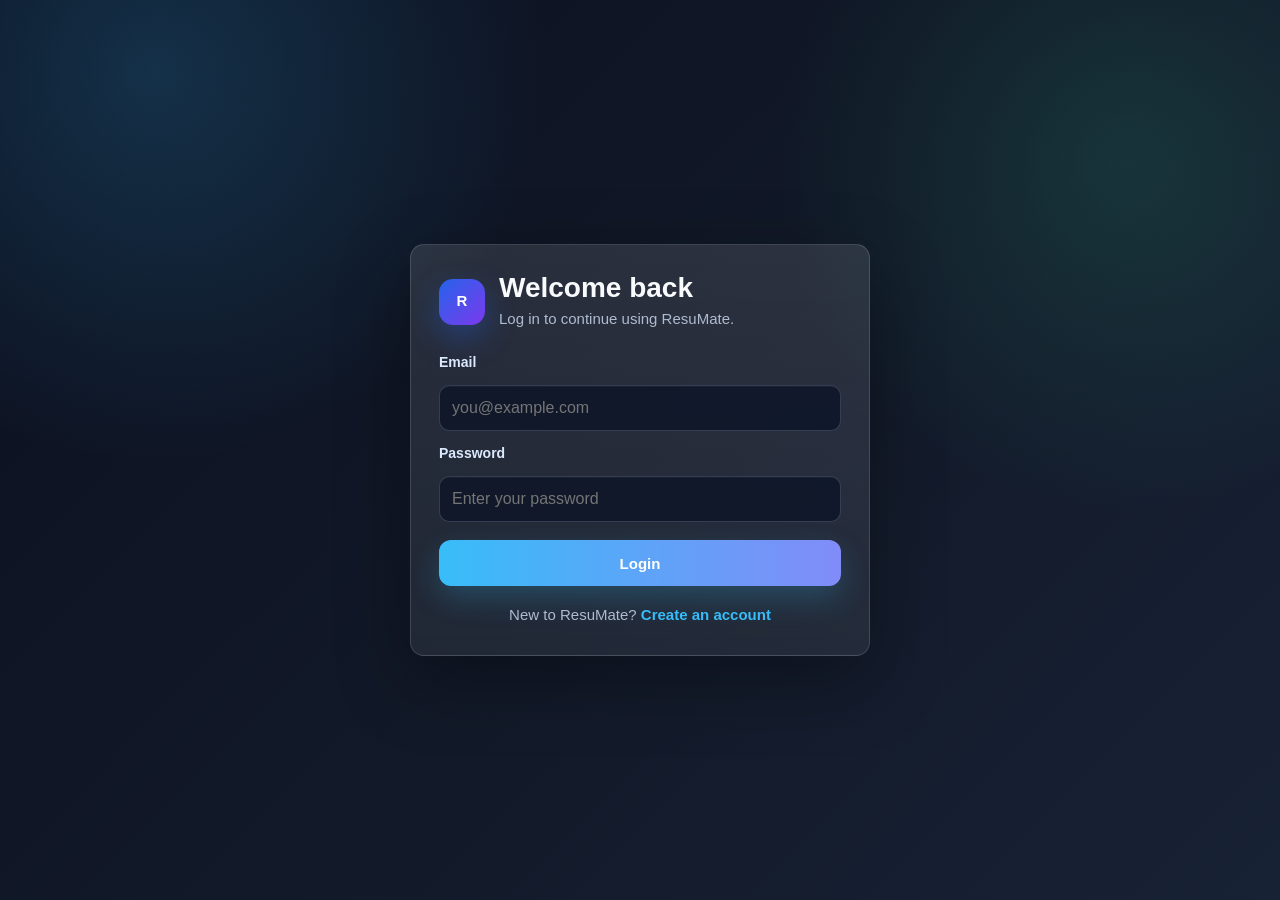
<file: Frontend/feedback.html>
<!DOCTYPE html>
<html>
<head>
<meta charset="UTF-8">
<title>Recruiter Review</title>
<link rel="stylesheet" href="style.css">
</head>

<body data-auth-required="true">

<div class="container">

<div class="page-auth-actions">
    <span data-auth-email></span>
    <button class="nav-logout" onclick="logout()">Logout</button>
</div>

<h1>👨‍💼 Recruiter Review</h1>

<div class="skill-box">
    <div id="feedbackContent"></div>
</div>

<a href="results.html" class="view-btn">
← Back to Dashboard
</a>

</div>

<script src="auth.js"></script>
<script>

const data =
JSON.parse(
localStorage.getItem("analysisData")
);

if (!data || !data.recruiterFeedback) {
    document.getElementById("feedbackContent").innerHTML =
    "<p>No recruiter review available. Please complete an analysis first.</p>";
} else {

const feedbackLines =
data.recruiterFeedback.split(". ");

let html = "<ul>";

feedbackLines.forEach(line => {
    if(line.trim() !== ""){
        html += `<li>${line}</li>`;
    }
});

html += "</ul>";

document.getElementById("feedbackContent").innerHTML =
html;

}

</script>

</body>
</html>
</file>
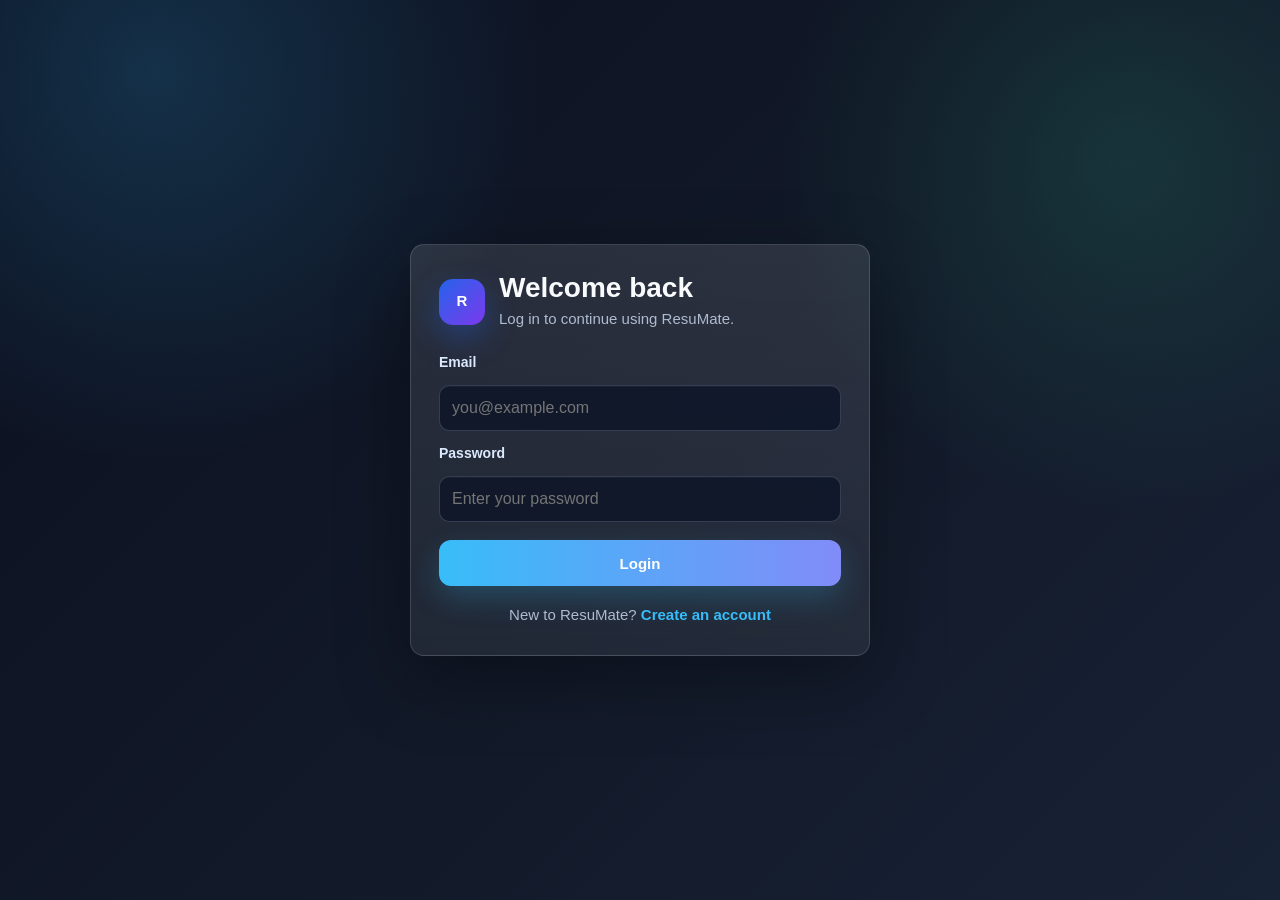
<file: Frontend/health.html>
<!DOCTYPE html>
<html>
<head>
<meta charset="UTF-8">
<title>Resume Health Report</title>
<link rel="stylesheet" href="style.css">
</head>

<body data-auth-required="true">

<div class="container">

<div class="page-auth-actions">
    <span data-auth-email></span>
    <button class="nav-logout" onclick="logout()">Logout</button>
</div>

<h1>📋 Resume Health Report</h1>

<div class="skill-box">
    <div id="healthContent"></div>
</div>

<a href="results.html" class="view-btn">
← Back to Dashboard
</a>

</div>

<script src="auth.js"></script>
<script>

const data =
JSON.parse(
localStorage.getItem("analysisData")
);

if (!data || !data.healthReport) {
    document.getElementById("healthContent").innerHTML =
    "<p>No health report available. Please complete an analysis first.</p>";
} else {

const healthItems =
data.healthReport.split("\n");

let html = "<ul>";

healthItems.forEach(item => {
    if(item.trim() !== ""){
        html += `<li>${item}</li>`;
    }
});

html += "</ul>";

document.getElementById("healthContent").innerHTML =
html;

}

</script>

</body>
</html>
</file>
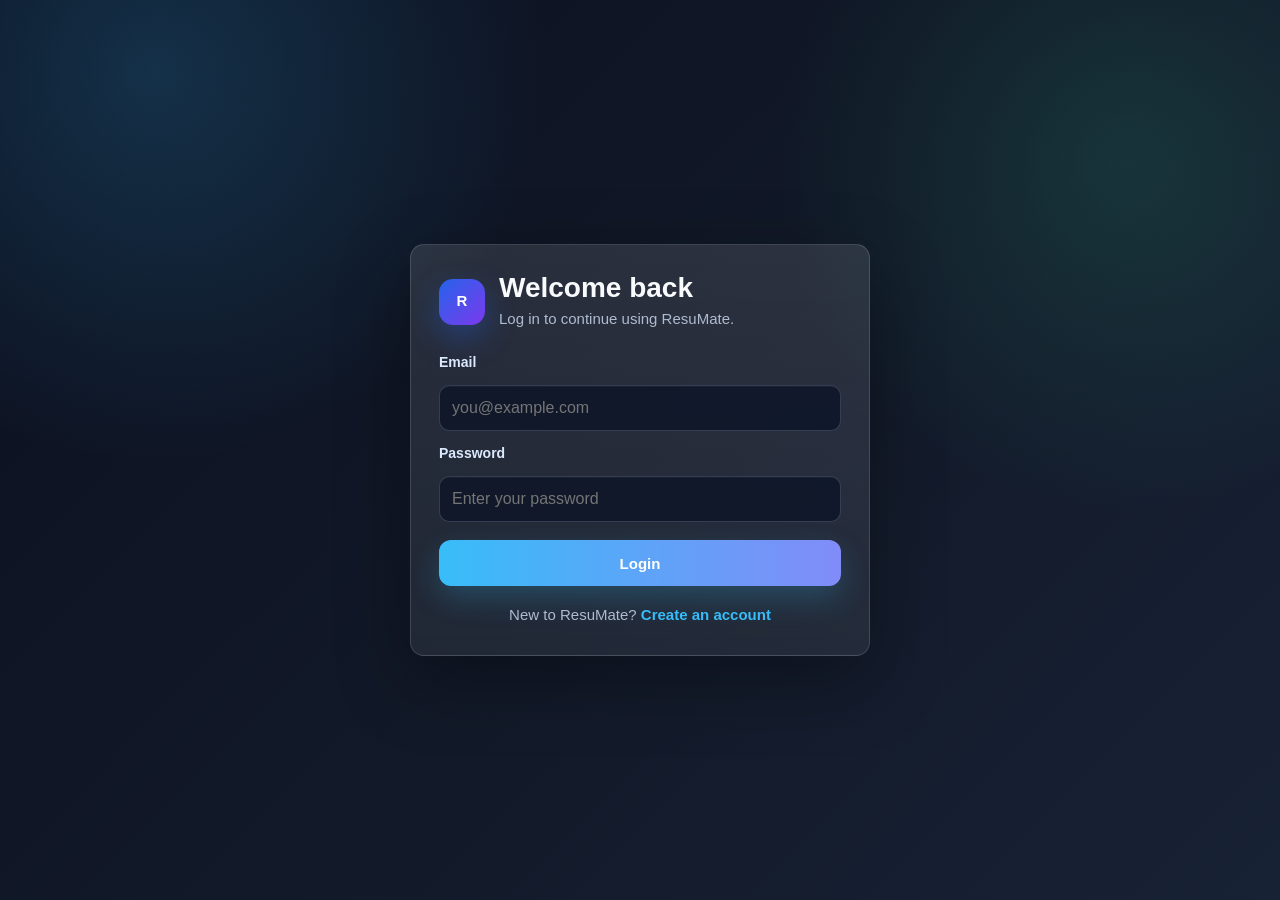
<file: Frontend/interview.html>
<!DOCTYPE html>
<html>
<head>
<meta charset="UTF-8">
<title>Mock Interview</title>
<link rel="stylesheet" href="style.css">
</head>

<body data-auth-required="true">

<div class="container">

    <div class="page-auth-actions">
        <span data-auth-email></span>
        <button class="nav-logout" onclick="logout()">Logout</button>
    </div>

    <h1>🎤 AI Mock Interview</h1>

    <div class="skill-box">

        <h3 id="questionNumber">
            Question 1 of 5
        </h3>

        <h3 id="timer">
             ⏳ 60s
        </h3>

        <p id="questionText">
            Loading...
        </p>

        <textarea
            id="answerBox"
            placeholder="Type your answer here..."
            rows="6">
        </textarea>

        <br><br>

        <button id="nextBtn">
            Next Question →
        </button>

    </div>

    <br>

    <a href="results.html" class="view-btn">
        ← Back to Dashboard
    </a>

</div>

<script src="auth.js"></script>
<script src="interview.js"></script>

</body>
</html>
</file>
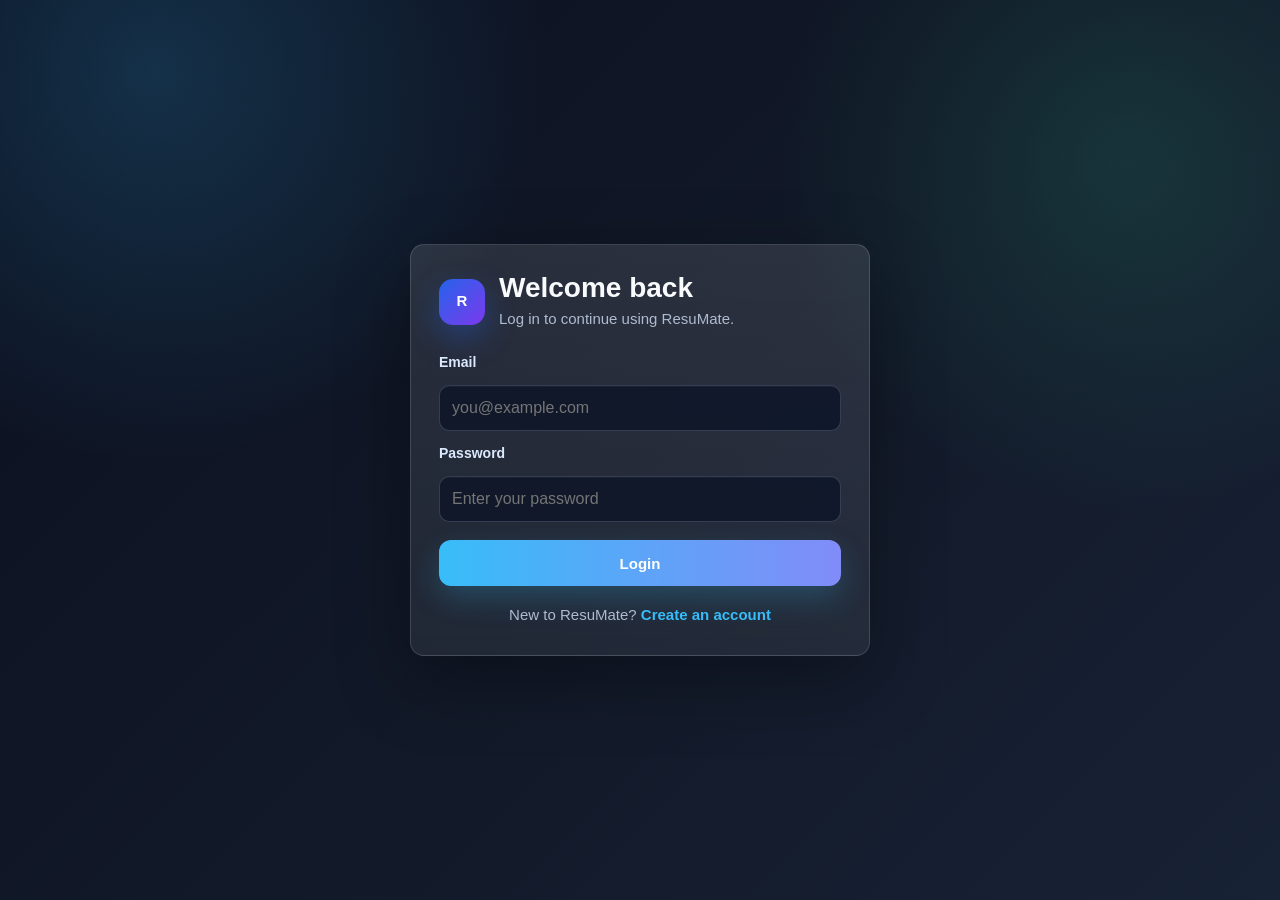
<file: Frontend/login.html>
<!DOCTYPE html>
<html lang="en">
<head>
<meta charset="UTF-8">
<meta name="viewport" content="width=device-width, initial-scale=1.0">
<title>Login - ResuMate</title>
<link rel="stylesheet" href="style.css">
</head>

<body class="auth-body" data-auth-page="true">

<main class="auth-shell">
    <section class="auth-panel">
        <div class="auth-brand">
            <div class="brand-mark">R</div>
            <div>
                <h1>Welcome back</h1>
                <p>Log in to continue using ResuMate.</p>
            </div>
        </div>

        <form id="loginForm" class="auth-form" novalidate>
            <div id="authMessage" class="auth-message" aria-live="polite"></div>

            <label for="email">Email</label>
            <input
                type="email"
                id="email"
                name="email"
                placeholder="you@example.com"
                autocomplete="email">

            <label for="password">Password</label>
            <input
                type="password"
                id="password"
                name="password"
                placeholder="Enter your password"
                autocomplete="current-password">

            <button type="submit">
                Login
            </button>
        </form>

        <p class="auth-switch">
            New to ResuMate?
            <a href="signup.html">Create an account</a>
        </p>
    </section>
</main>

<script src="auth.js"></script>
</body>
</html>
</file>
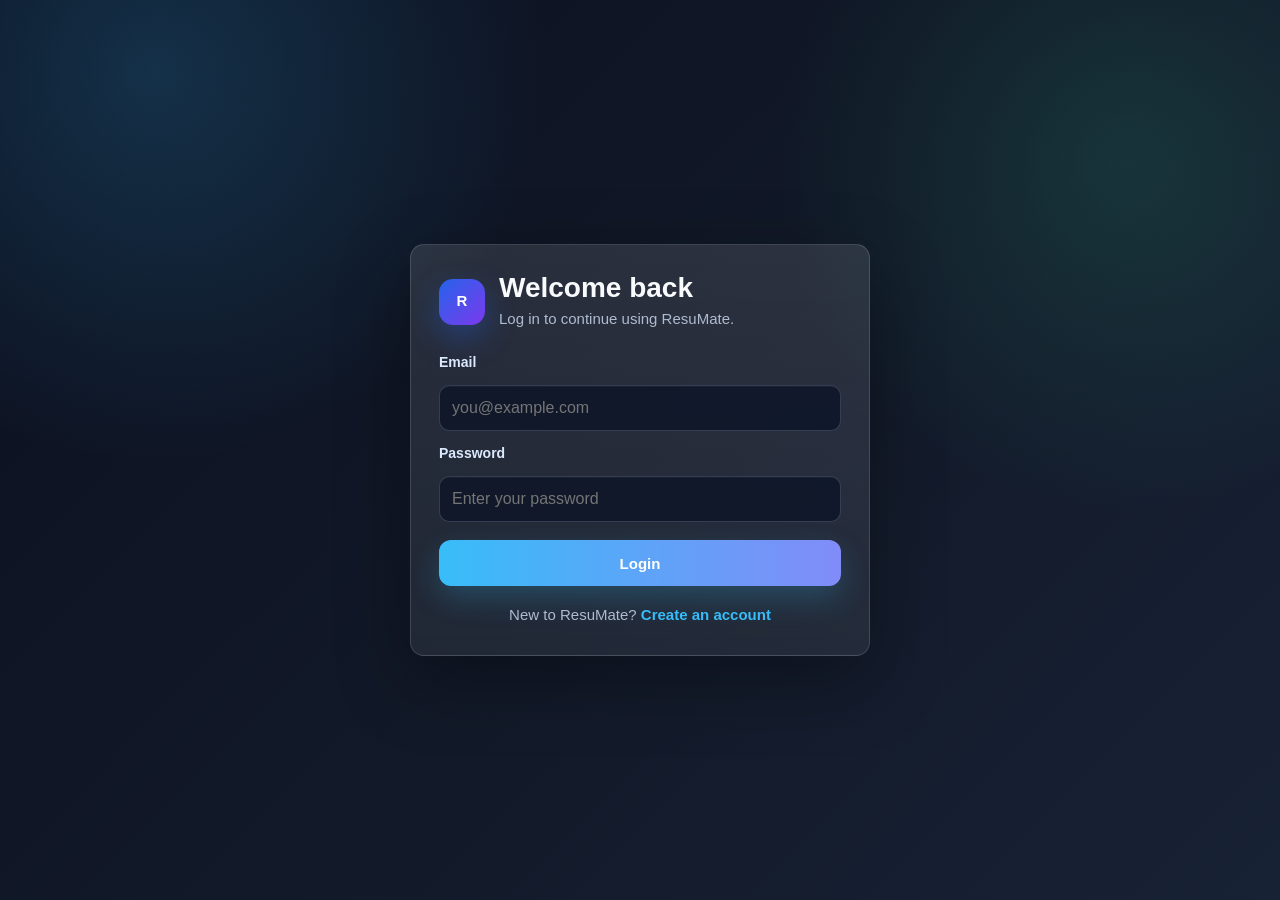
<file: Frontend/roadmap.html>
<!DOCTYPE html>
<html>
<head>
<meta charset="UTF-8">
<title>Career Roadmap</title>
<link rel="stylesheet" href="style.css">
</head>

<body data-auth-required="true">

<div class="container">

<div class="page-auth-actions">
    <span data-auth-email></span>
    <button class="nav-logout" onclick="logout()">Logout</button>
</div>

<h1>🗺 Career Roadmap</h1>

<div class="skill-box">
    <div id="roadmapContent"></div>
</div>

<a href="results.html" class="view-btn">
← Back to Dashboard
</a>

</div>

<script src="auth.js"></script>
<script>

const data =
JSON.parse(
localStorage.getItem("analysisData")
);

if (!data || !data.roadmap) {
    document.getElementById("roadmapContent").innerHTML = 
    "<p>No roadmap data available. Please complete an analysis first.</p>";
} else {

    const steps =
    data.roadmap.split(/\d+\.\s/).filter(step => step.trim());

    let html = "<ol>";

    steps.forEach(step => {
        html += `<li>${step}</li>`;
    });

    html += "</ol>";

    document.getElementById("roadmapContent").innerHTML = html;
}

</script>

</body>
</html>
</file>
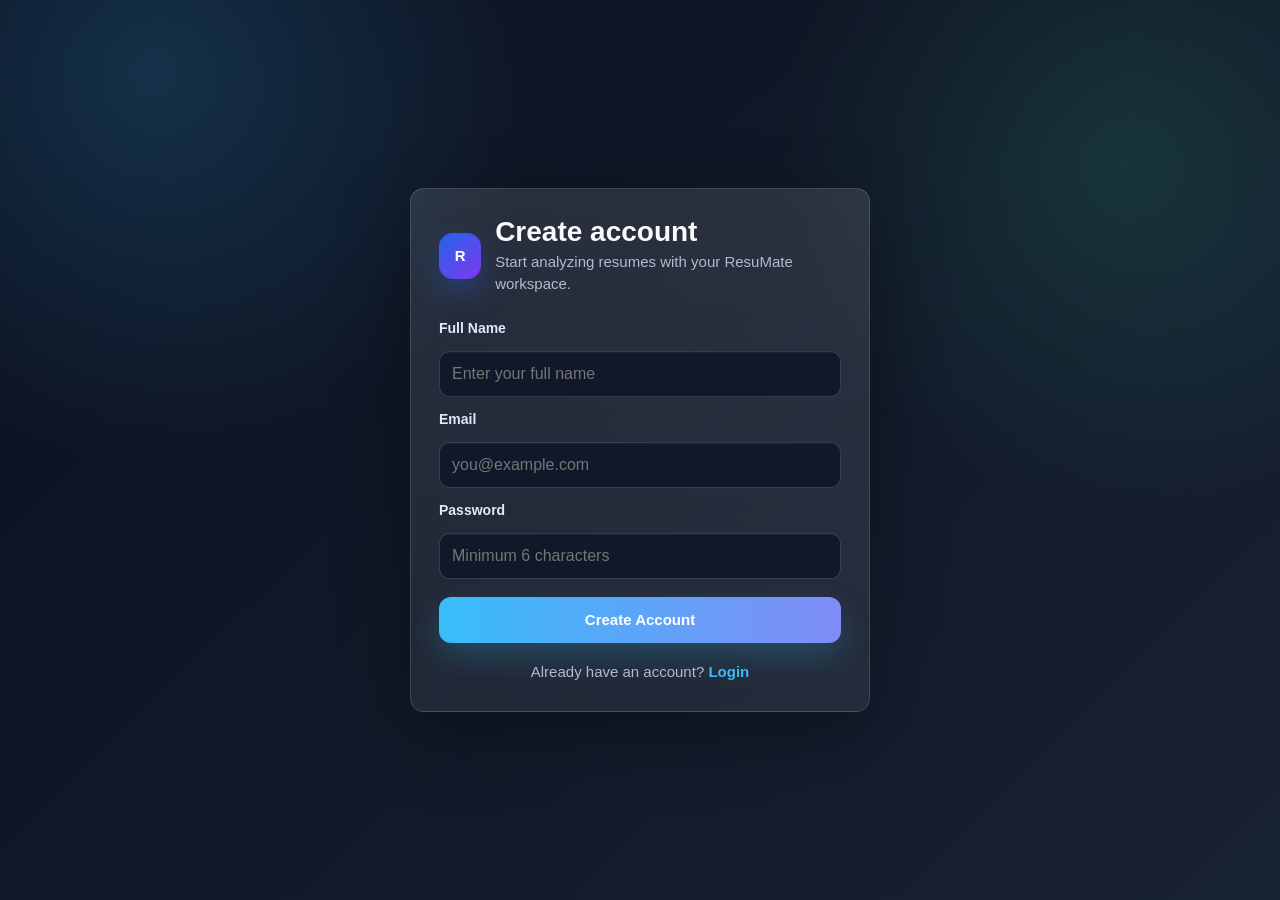
<file: Frontend/signup.html>
<!DOCTYPE html>
<html lang="en">
<head>
<meta charset="UTF-8">
<meta name="viewport" content="width=device-width, initial-scale=1.0">
<title>Signup - ResuMate</title>
<link rel="stylesheet" href="style.css">
</head>

<body class="auth-body" data-auth-page="true">

<main class="auth-shell">
    <section class="auth-panel">
        <div class="auth-brand">
            <div class="brand-mark">R</div>
            <div>
                <h1>Create account</h1>
                <p>Start analyzing resumes with your ResuMate workspace.</p>
            </div>
        </div>

        <form id="signupForm" class="auth-form" novalidate>
            <div id="authMessage" class="auth-message" aria-live="polite"></div>

            <label for="fullName">Full Name</label>
            <input
                type="text"
                id="fullName"
                name="fullName"
                placeholder="Enter your full name"
                autocomplete="name">

            <label for="email">Email</label>
            <input
                type="email"
                id="email"
                name="email"
                placeholder="you@example.com"
                autocomplete="email">

            <label for="password">Password</label>
            <input
                type="password"
                id="password"
                name="password"
                placeholder="Minimum 6 characters"
                autocomplete="new-password">

            <button type="submit">
                Create Account
            </button>
        </form>

        <p class="auth-switch">
            Already have an account?
            <a href="login.html">Login</a>
        </p>
    </section>
</main>

<script src="auth.js"></script>
</body>
</html>
</file>
<file: Frontend/style.css>
* {
  margin: 0;
  padding: 0;
  box-sizing: border-box;
  }

body {
font-family: 'Inter', 'Segoe UI', sans-serif;
background:
  radial-gradient(circle at top left, rgba(37, 99, 235, 0.25), transparent 28%),
  linear-gradient(135deg, #020617, #111827 50%, #0f172a);
min-height: 100vh;
padding: 0;
color: white;
animation: fadeInBody 0.7s ease both;
}

@keyframes fadeInBody {
    from {
        opacity: 0;
        transform: translateY(6px);
    }
    to {
        opacity: 1;
        transform: translateY(0);
    }
}

.results-body {
    padding: 24px;
}

.navbar {
    display: flex;
    justify-content: space-between;
    align-items: center;
    margin-bottom: 40px;
    padding: 16px 24px;
    background: rgba(15, 23, 42, 0.72);
    backdrop-filter: blur(18px);
    border-radius: 18px;
    border: 1px solid rgba(148, 163, 184, 0.16);
    box-shadow: 0 20px 45px rgba(2, 6, 23, 0.35);
}

.logo {
    font-size: 24px;
    font-weight: 800;
    color: #f8fafc;
    letter-spacing: 0.5px;
}

.navbar ul {
    display: flex;
    list-style: none;
    gap: 25px;
}

.navbar a {
    color: #e2e8f0;
    text-decoration: none;
    transition: color 0.2s ease;
}

.navbar a:hover {
    color: #93c5fd;
}

.container {
max-width: 1200px;
margin: auto;
}

.hero {
    margin-bottom: 40px;
    padding: 32px 0 8px;
}

.hero-content {
    display: grid;
    grid-template-columns: 1.1fr 0.9fr;
    gap: 28px;
    align-items: center;
}

.hero-left {
    text-align: left;
}

.hero-badge {
    display: inline-block;
    padding: 8px 12px;
    border-radius: 999px;
    background: rgba(59, 130, 246, 0.2);
    border: 1px solid rgba(96, 165, 250, 0.3);
    color: #bfdbfe;
    font-size: 13px;
    font-weight: 700;
    letter-spacing: 0.3px;
    margin-bottom: 14px;
}

.hero h1 {
    text-align: left;
    margin-bottom: 16px;
    font-size: 2.7rem;
    line-height: 1.15;
}

.hero-subtitle {
    color: #cbd5e1;
    font-size: 18px;
    line-height: 1.7;
    max-width: 650px;
}

.hero-buttons {
    display: flex;
    gap: 14px;
    margin-top: 24px;
    flex-wrap: wrap;
}

.primary-btn, .secondary-btn {
    border-radius: 999px;
    padding: 12px 20px;
    font-size: 15px;
    font-weight: 700;
}

.primary-btn {
    background: linear-gradient(90deg, #2563eb, #7c3aed);
}

.secondary-btn {
    background: rgba(255,255,255,0.08);
    color: #f8fafc;
    border: 1px solid rgba(255,255,255,0.14);
}

.hero-right {
    display: flex;
    justify-content: center;
}

.dashboard-preview {
    width: 100%;
    max-width: 420px;
    background: linear-gradient(135deg, rgba(15, 23, 42, 0.95), rgba(17, 24, 39, 0.9));
    border: 1px solid rgba(148, 163, 184, 0.16);
    border-radius: 24px;
    padding: 22px;
    box-shadow: 0 24px 55px rgba(2, 6, 23, 0.35);
    display: grid;
    gap: 12px;
}

.preview-card {
    background: rgba(255,255,255,0.05);
    border: 1px solid rgba(255,255,255,0.08);
    border-radius: 16px;
    padding: 16px 18px;
}

.preview-card h2 {
    margin-top: 4px;
    font-size: 28px;
    color: #93c5fd;
}

.feature-text {
    text-align: center;
    color: #cbd5e1;
    margin-bottom: 25px;
    line-height: 1.6;
}

h1 {
text-align: center;
margin-bottom: 30px;
font-size: 2.5rem;
color: #f8fafc;
letter-spacing: 0.3px;
}

.home-grid {
    display: grid;
    grid-template-columns: 1.15fr 0.85fr;
    gap: 24px;
    align-items: start;
}

.section-heading {
    margin-bottom: 10px;
}

.section-heading h2 {
    font-size: 1.7rem;
    margin: 10px 0 6px;
}

.section-heading p {
    color: #cbd5e1;
    line-height: 1.6;
}

.pill {
    display: inline-block;
    padding: 7px 12px;
    border-radius: 999px;
    background: rgba(96, 165, 250, 0.15);
    color: #bfdbfe;
    font-size: 12px;
    font-weight: 700;
    letter-spacing: 0.25px;
}

.stats{
    display:grid;
    grid-template-columns:repeat(3, minmax(0, 1fr));
    gap:12px;
    margin-bottom:18px;
}

.stat-card{
    background: linear-gradient(180deg, #0f172a, #0b1120);
    border:1px solid rgba(148, 163, 184, 0.1);
    border-radius:14px;
    padding:12px 10px;
    text-align:center;
    min-height:96px;
    display:flex;
    flex-direction:column;
    justify-content:center;
    box-shadow: 0 12px 26px rgba(2, 6, 23, 0.3);
}

.stat-card h3 {
    font-size: 14px;
    margin-bottom: 6px;
}

.stat-card p {
    font-size: 22px;
    font-weight: 700;
    color: #93c5fd;
    line-height: 1.1;
}

.card {
background: linear-gradient(180deg, rgba(15, 23, 42, 0.95), rgba(10, 15, 30, 0.9));
backdrop-filter: blur(16px);
border: 1px solid rgba(148, 163, 184, 0.16);
padding: 26px;
border-radius: 22px;
display: flex;
flex-direction: column;
gap: 15px;
margin-bottom: 25px;
box-shadow: 0 24px 60px rgba(2, 6, 23, 0.32);
}

label {
    font-weight: 600;
    color: #e2e8f0;
}

input,
textarea {
background: rgba(2, 6, 23, 0.82);
color: #e2e8f0;
border: 1px solid rgba(148, 163, 184, 0.2);
padding: 12px 14px;
border-radius: 14px;
font-size: 16px;
box-shadow: inset 0 1px 0 rgba(255, 255, 255, 0.04);
}

textarea {
height: 180px;
resize: vertical;
}

button {
background: linear-gradient(90deg, #2563eb, #7c3aed, #d946ef);
color: white;
border: none;
border-radius: 14px;
padding: 13px 18px;
cursor: pointer;
font-size: 15px;
font-weight: 700;
box-shadow: 0 12px 24px rgba(37, 99, 235, 0.28);
transition: transform 0.2s ease, box-shadow 0.2s ease, filter 0.2s ease;
}

button:hover {
transform: translateY(-2px);
box-shadow: 0 14px 24px rgba(124, 58, 237, 0.34);
filter: brightness(1.05);
}

.results-row {
    display: grid;
    grid-template-columns: 0.9fr 1.1fr;
    gap: 16px;
    align-items: stretch;
    grid-auto-rows: 1fr;
    margin-top: 14px;
}

.results-half {
    min-width: 0;
    display: flex;
    flex-direction: column;
}

.results-half > .analytics-card,
.results-half > .result {
    height: 100%;
    flex: 1;
    display: flex;
    flex-direction: column;
    align-self: stretch;
}

.result {
    background: linear-gradient(180deg, rgba(255,255,255,0.06), rgba(255,255,255,0.03));
    backdrop-filter: blur(15px);
    border: 1px solid rgba(255,255,255,0.08);
    padding: 18px;
    border-radius: 16px;
    box-shadow: 0 14px 32px rgba(15, 23, 42, 0.22), inset 0 1px 0 rgba(255,255,255,0.04);
}
.dashboard {
    display: grid;
    grid-template-columns: 1fr 1fr;
    gap: 10px;
    margin-bottom: 10px;
}

.score-card,
.ats-card,
.skill-box {
    background: linear-gradient(135deg, rgba(15, 23, 42, 0.92), rgba(10, 15, 30, 0.88));
    border: 1px solid rgba(148, 163, 184, 0.2);
    border-radius: 20px;
    padding: 18px;
    transition: all 0.3s cubic-bezier(0.34, 1.56, 0.64, 1);
    box-shadow: 0 8px 32px rgba(2, 6, 23, 0.3), inset 0 1px 1px rgba(255, 255, 255, 0.1);
}
.score-card:hover,
.ats-card:hover,
.skill-box:hover {
    transform: translateY(-4px);
    border-color: rgba(148, 163, 184, 0.3);
    box-shadow: 0 12px 40px rgba(2, 6, 23, 0.4), inset 0 1px 1px rgba(255, 255, 255, 0.12);
}

.score-card {
text-align: center;
margin-bottom: 0;
padding-top: 12px;
padding-bottom: 12px;
position: relative;
overflow: hidden;
}

.circle {
width: 170px;
height: 170px;
border-radius: 50%;
margin: 20px auto;
display: flex;
justify-content: center;
align-items: center;
background: conic-gradient(
#22c55e 0deg,
#22c55e 250deg,
#e5e7eb 250deg
);
}

.circle span {
width: 125px;
height: 125px;
background: #111827;
border-radius: 50%;
display: flex;
justify-content: center;
align-items: center;
font-size: 30px;
font-weight: bold;
}

#atsScore {
color: #22c55e;
font-size: 42px;
}

.skills-container {
    display: grid;
    grid-template-columns: 1fr 1fr;
    gap: 10px;
    margin-top: 10px;
    margin-bottom: 10px;
}

.skill-tag {
    display: inline-block;
    padding: 5px 9px;
    margin: 3px 3px 3px 0;
    border-radius: 999px;
    font-size: 12px;
    font-weight: 700;
    letter-spacing: 0.2px;
}

#aiSuggestions {
    white-space: pre-wrap;
    line-height: 1.65;
    font-size: 14px;
    color: #e5eefc;
}

.matched {
background: linear-gradient(135deg, rgba(34, 197, 94, 0.2), rgba(22, 163, 74, 0.24));
border: 1px solid rgba(74, 222, 128, 0.38);
color: #bbf7d0;
}

.missing {
background: linear-gradient(135deg, rgba(248, 113, 113, 0.2), rgba(239, 68, 68, 0.24));
border: 1px solid rgba(248, 113, 113, 0.34);
color: #fecaca;
}


footer {
    text-align: center;
    margin-top: 40px;
    color: #94a3b8;
}

.results-shell {
    display: grid;
    grid-template-columns: 280px 1fr;
    gap: 24px;
    min-height: calc(100vh - 48px);
    animation: fadeUpCard 0.7s ease both;
}

.results-sidebar {
    background: rgba(15, 23, 42, 0.7);
    backdrop-filter: blur(20px);
    -webkit-backdrop-filter: blur(20px);
    border: 1px solid rgba(255, 255, 255, 0.12);
    border-radius: 24px;
    padding: 24px 18px;
    display: flex;
    flex-direction: column;
    gap: 20px;
    box-shadow: 0 20px 45px rgba(2, 6, 23, 0.28);
    position: sticky;
    top: 24px;
    height: fit-content;
    animation: fadeUpCard 0.7s ease both;
    transition: transform 0.25s ease, box-shadow 0.25s ease, border-color 0.25s ease;
}

.brand-block {
    display: flex;
    align-items: center;
    gap: 12px;
    padding-bottom: 6px;
}

.brand-mark {
    width: 46px;
    height: 46px;
    border-radius: 14px;
    display: grid;
    place-items: center;
    font-weight: 800;
    color: white;
    background: linear-gradient(135deg, #2563eb, #7c3aed);
    box-shadow: 0 12px 30px rgba(37, 99, 235, 0.35);
}

.brand-block h2 {
    font-size: 18px;
    margin-bottom: 3px;
}

.brand-block p {
    color: #cbd5e1;
    font-size: 13px;
}

.side-nav {
    display: grid;
    gap: 8px;
}

.side-nav a {
    display: flex;
    align-items: center;
    gap: 10px;
    color: #e2e8f0;
    text-decoration: none;
    padding: 11px 12px;
    border-radius: 14px;
    transition: background 0.2s ease, transform 0.2s ease, color 0.2s ease;
}

.results-sidebar:hover {
    border-color: rgba(148, 163, 184, 0.3);
    box-shadow: 0 20px 50px rgba(2, 6, 23, 0.35);
}

.panel-card:hover {
    transform: translateY(-4px);
    border-color: rgba(148, 163, 184, 0.35);
}

.side-nav a:hover,
.side-nav a.active {
    background: rgba(96, 165, 250, 0.16);
    color: #bfdbfe;
    transform: translateX(2px);
}

.side-nav i {
    width: 18px;
    height: 18px;
}

.sidebar-card,
.panel-card {
    background: linear-gradient(135deg, rgba(15, 23, 42, 0.92), rgba(10, 15, 30, 0.88));
    backdrop-filter: blur(16px);
    -webkit-backdrop-filter: blur(16px);
    border: 1px solid rgba(148, 163, 184, 0.2);
    border-radius: 24px;
    padding: 20px;
    box-shadow: 0 8px 32px rgba(2, 6, 23, 0.35), inset 0 1px 1px rgba(255, 255, 255, 0.12);
    animation: fadeUpCard 0.72s ease both;
    transition: all 0.3s cubic-bezier(0.34, 1.56, 0.64, 1);
    position: relative;
    overflow: hidden;
    display: flex;
    flex-direction: column;
    height: fit-content;
}

.sidebar-card::before,
.panel-card::before {
    content: "";
    position: absolute;
    top: -1px;
    left: 0;
    right: 0;
    height: 1px;
    background: linear-gradient(90deg, transparent, rgba(255, 255, 255, 0.2), transparent);
}

.sidebar-card:hover,
.panel-card:hover {
    border-color: rgba(148, 163, 184, 0.35);
    box-shadow: 0 16px 48px rgba(2, 6, 23, 0.45), inset 0 1px 1px rgba(255, 255, 255, 0.16);
    background: linear-gradient(135deg, rgba(15, 23, 42, 0.96), rgba(10, 15, 30, 0.92));
}

.sidebar-card-title {
    display: flex;
    align-items: center;
    gap: 10px;
    margin-bottom: 12px;
}

.sidebar-card-title i {
    color: #60a5fa;
    font-size: 18px;
}

.sidebar-card h3,
.panel-card h3,
.ai-panel h3 {
    margin-bottom: 12px;
    font-size: 18px;
    font-weight: 700;
    color: #f8fafc;
    letter-spacing: 0.3px;
}

.sidebar-cta {
    margin-top: auto;
    display: flex;
    align-items: center;
    justify-content: center;
    gap: 8px;
    padding: 12px 14px;
    border-radius: 14px;
    background: linear-gradient(90deg, #2563eb, #7c3aed);
    color: white;
    text-decoration: none;
    font-weight: 700;
    box-shadow: 0 12px 24px rgba(37, 99, 235, 0.25);
}

.results-main {
    display: flex;
    flex-direction: column;
    gap: 18px;
}

.results-header {
    display: flex;
    align-items: center;
    justify-content: space-between;
    gap: 16px;
    padding: 24px 24px;
    background: linear-gradient(135deg, rgba(15, 23, 42, 0.92), rgba(10, 15, 30, 0.88));
    border: 1px solid rgba(148, 163, 184, 0.2);
    border-radius: 24px;
    box-shadow: 0 8px 32px rgba(2, 6, 23, 0.35), inset 0 1px 1px rgba(255, 255, 255, 0.12);
    animation: fadeUpCard 0.65s ease both;
    position: relative;
}

.results-header::before {
    content: "";
    position: absolute;
    top: -1px;
    left: 0;
    right: 0;
    height: 1px;
    background: linear-gradient(90deg, transparent, rgba(255, 255, 255, 0.2), transparent);
    border-radius: 24px;
}

.results-header h1 {
    text-align: left;
    margin: 6px 0 8px;
    font-size: 1.95rem;
    font-weight: 800;
    color: #f8fafc;
    letter-spacing: 0.3px;
}

.results-header p {
    color: #cbd5e1;
    font-weight: 500;
    line-height: 1.55;
    margin: 0;
}

.dashboard-actions {
    display: flex;
    gap: 10px;
    flex-wrap: wrap;
}

.secondary-action,
.download-btn,
.sidebar-cta,
.primary-btn,
.secondary-btn {
    transition: transform 0.2s ease, box-shadow 0.2s ease, background 0.2s ease, filter 0.2s ease;
}

.secondary-action {
    display: inline-flex;
    align-items: center;
    justify-content: center;
    padding: 10px 16px;
    border-radius: 14px;
    background: rgba(255,255,255,0.08);
    color: white;
    text-decoration: none;
    font-weight: 700;
}

.secondary-action:hover,
.download-btn:hover,
.sidebar-cta:hover,
.primary-btn:hover,
.secondary-btn:hover {
    transform: translateY(-2px) scale(1.01);
    box-shadow: 0 12px 24px rgba(2, 6, 23, 0.24);
    filter: brightness(1.05);
}

.progress-section {
    padding: 2px 0 4px;
}

.progress-container {
    width: 100%;
    height: 10px;
    background: rgba(255,255,255,0.1);
    border-radius: 999px;
    overflow: hidden;
    margin-bottom: 8px;
}

.progress-bar {
    height: 100%;
    width: 0%;
    background: linear-gradient(90deg, #22c55e, #38bdf8);
    transition: width 0.8s ease;
    position: relative;
    overflow: hidden;
}

.progress-bar::after {
    content: "";
    position: absolute;
    inset: 0;
    background: linear-gradient(90deg, transparent, rgba(255,255,255,0.35), transparent);
    transform: translateX(-100%);
    animation: progressShimmer 1.4s ease-in-out infinite;
}

@keyframes progressShimmer {
    to {
        transform: translateX(100%);
    }
}

.progress-text {
    text-align: left;
    color: #cbd5e1;
    font-weight: 600;
}

.stats-grid {
    display: grid;
    grid-template-columns: repeat(4, minmax(0, 1fr));
    gap: 16px;
}

.stat-card {
    background: linear-gradient(135deg, rgba(15, 23, 42, 0.92), rgba(10, 15, 30, 0.88));
    border: 1px solid rgba(148, 163, 184, 0.2);
    border-radius: 22px;
    padding: 18px;
    min-height: auto;
    display: flex;
    flex-direction: column;
    justify-content: space-between;
    box-shadow: 0 8px 32px rgba(2, 6, 23, 0.35), inset 0 1px 1px rgba(255, 255, 255, 0.12);
    animation: fadeUpCard 0.7s ease both;
    transition: all 0.3s cubic-bezier(0.34, 1.56, 0.64, 1);
    position: relative;
    overflow: hidden;
}

.stat-card::before {
    content: "";
    position: absolute;
    top: -1px;
    left: 0;
    right: 0;
    height: 1px;
    background: linear-gradient(90deg, transparent, rgba(255, 255, 255, 0.2), transparent);
}

.stat-card:hover {
    transform: translateY(-6px) scale(1.02);
    border-color: rgba(148, 163, 184, 0.35);
    box-shadow: 0 16px 48px rgba(2, 6, 23, 0.45), inset 0 1px 1px rgba(255, 255, 255, 0.16);
    background: linear-gradient(135deg, rgba(15, 23, 42, 0.96), rgba(10, 15, 30, 0.92));
}

@keyframes fadeUpCard {
    from {
        opacity: 0;
        transform: translateY(14px);
    }
    to {
        opacity: 1;
        transform: translateY(0);
    }
}

.stat-card-top {
    display: flex;
    align-items: center;
    gap: 12px;
    margin-bottom: 8px;
}

.stat-card h3 {
    color: #f8fafc;
    font-size: 16px;
    font-weight: 700;
    margin-bottom: 4px;
    letter-spacing: 0.3px;
}

.stat-label {
    color: #94a3b8;
    font-size: 12px;
    font-weight: 500;
    letter-spacing: 0.3px;
}

.stat-icon {
    width: 48px;
    height: 48px;
    border-radius: 16px;
    display: grid;
    place-items: center;
    color: white;
    font-size: 20px;
    box-shadow: 0 8px 24px rgba(0, 0, 0, 0.25);
    flex-shrink: 0;
}

.stat-icon-blue { background: linear-gradient(135deg, #60a5fa, #3b82f6); box-shadow: 0 8px 24px rgba(59, 130, 246, 0.3); }
.stat-icon-purple { background: linear-gradient(135deg, #a78bfa, #8b5cf6); box-shadow: 0 8px 24px rgba(139, 92, 246, 0.3); }
.stat-icon-green { background: linear-gradient(135deg, #4ade80, #22c55e); box-shadow: 0 8px 24px rgba(34, 197, 94, 0.3); }
.stat-icon-orange { background: linear-gradient(135deg, #fbbf24, #fb923c); box-shadow: 0 8px 24px rgba(251, 146, 60, 0.3); }

.stat-progress {
    display: flex;
    justify-content: center;
    align-items: center;
    padding: 10px 0;
    margin: 6px 0;
}

.progress-ring {
    width: 90px;
    height: 90px;
    border-radius: 50%;
    display: grid;
    place-items: center;
    position: relative;
    background: conic-gradient(#38bdf8 0deg, rgba(255,255,255,0.1) 0deg);
    transition: all 0.8s ease;
    box-shadow: 0 8px 24px rgba(0, 0, 0, 0.3);
}

.progress-ring::before {
    content: "";
    position: absolute;
    inset: 10px;
    border-radius: 50%;
    background: linear-gradient(135deg, rgba(10, 15, 30, 0.98), rgba(2, 6, 23, 0.95));
}

.progress-ring span {
    position: relative;
    z-index: 1;
    font-size: 18px;
    font-weight: 800;
    color: #f8fafc;
    letter-spacing: 0.5px;
}

.progress-ring-blue { background: conic-gradient(#60a5fa 0deg, rgba(255,255,255,0.1) 0deg); }
.progress-ring-purple { background: conic-gradient(#a78bfa 0deg, rgba(255,255,255,0.1) 0deg); }
.progress-ring-green { background: conic-gradient(#4ade80 0deg, rgba(255,255,255,0.1) 0deg); }
.progress-ring-orange { background: conic-gradient(#fbbf24 0deg, rgba(255,255,255,0.1) 0deg); }

.stat-footer {
    display: flex;
    justify-content: space-between;
    align-items: center;
    gap: 8px;
    margin-top: 6px;
}

.mini-stat {
    color: #94a3b8;
    font-size: 12px;
}

.status-pill {
    display: inline-flex;
    align-items: center;
    justify-content: center;
    padding: 5px 8px;
    border-radius: 999px;
    font-size: 11px;
    font-weight: 700;
    letter-spacing: 0.02em;
}

.status-pill-blue { background: rgba(56, 189, 248, 0.16); color: #7dd3fc; }
.status-pill-purple { background: rgba(139, 92, 246, 0.16); color: #c4b5fd; }
.status-pill-green { background: rgba(34, 197, 94, 0.16); color: #86efac; }
.status-pill-orange { background: rgba(251, 146, 60, 0.16); color: #fdba74; }

.dashboard-grid-3 {
    display: grid;
    grid-template-columns: repeat(3, minmax(0, 1fr));
    gap: 18px;
    align-items: start;
}

.chart-card {
    display: flex;
    flex-direction: column;
    align-items: center;
    gap: 10px;
    height: fit-content;
    justify-content: flex-start;
}

.chart-card h3 {
    width: 100%;
    text-align: left;
    margin: 0;
    font-size: 19px;
    font-weight: 700;
    color: #f8fafc;
    letter-spacing: 0.3px;
}

.chart-card canvas {
    width: 100%;
    max-width: 360px;
    height: auto;
    min-height: 260px;
    display: block;
    margin: 0 auto;
    box-shadow: 0 0 20px rgba(96, 165, 250, 0.25),
                0 0 32px rgba(96, 165, 250, 0.12),
                0 8px 28px rgba(2, 6, 23, 0.3);
    filter: drop-shadow(0 0 10px rgba(96, 165, 250, 0.16));
    transition: all 0.3s ease;
}

.chart-card canvas:hover {
    box-shadow: 0 0 28px rgba(96, 165, 250, 0.45),
                0 0 56px rgba(96, 165, 250, 0.25),
                0 12px 40px rgba(2, 6, 23, 0.4);
}

.fit-card #careerFit {
    display: grid;
    gap: 8px;
}

.career-fit-list {
    display: grid;
    gap: 8px;
    margin-top: 6px;
    margin-bottom: 0;
}

.career-fit-item {
    background: rgba(255,255,255,0.04);
    border: 1px solid rgba(148, 163, 184, 0.15);
    border-radius: 14px;
    padding: 12px;
    transition: all 0.3s ease;
}

.career-fit-item:hover {
    background: rgba(255,255,255,0.07);
    border-color: rgba(148, 163, 184, 0.25);
    transform: translateX(3px);
}

.career-fit-row {
    display: flex;
    align-items: center;
    justify-content: space-between;
    gap: 10px;
    color: #e2e8f0;
    margin-bottom: 8px;
    font-size: 14px;
}

.career-fit-bar {
    width: 100%;
    height: 8px;
    border-radius: 999px;
    background: rgba(255,255,255,0.1);
    overflow: hidden;
}

.career-fit-fill {
    height: 100%;
    background: linear-gradient(90deg, #38bdf8, #7c3aed);
    border-radius: inherit;
    animation: growBar 1.2s ease-out forwards;
    transform-origin: left;
}

@keyframes growBar {
    from {
        transform: scaleX(0);
    }
    to {
        transform: scaleX(1);
    }
}

.verdict-text {
    color: #e2e8f0;
    line-height: 1.8;
    font-size: 13.5px;
    letter-spacing: 0.2px;
}

.insight-text,
.compact-box div {
    color: #cbd5e1;
    line-height: 1.65;
}

.verdict-card {
    display: flex;
    flex-direction: column;
    gap: 8px;
    position: relative;
    height: fit-content;
}

.verdict-header {
    display: flex;
    align-items: center;
    gap: 12px;
}

.verdict-icon {
    width: 52px;
    height: 52px;
    display: grid;
    place-items: center;
    border-radius: 16px;
    background: linear-gradient(135deg, #a78bfa, #60a5fa);
    color: white;
    box-shadow: 0 12px 32px rgba(139, 92, 246, 0.35);
    font-size: 20px;
    flex-shrink: 0;
}

.verdict-header h3 {
    margin-bottom: 3px;
}

.verdict-header p {
    color: #94a3b8;
    font-size: 13px;
}

.verdict-body {
    display: grid;
    gap: 7px;
    margin-bottom: 0;
}

.verdict-block {
    background: rgba(255,255,255,0.04);
    border: 1px solid rgba(148, 163, 184, 0.12);
    border-radius: 12px;
    padding: 10px 12px;
    transition: all 0.3s ease;
}

.verdict-block:hover {
    background: rgba(255,255,255,0.08);
    border-color: rgba(148, 163, 184, 0.25);
    box-shadow: inset 0 1px 2px rgba(255, 255, 255, 0.08);
}

.verdict-label {
    display: inline-block;
    font-size: 10px;
    font-weight: 800;
    letter-spacing: 0.2em;
    text-transform: uppercase;
    color: #7dd3fc;
    margin-bottom: 5px;
    background: rgba(125, 211, 252, 0.08);
    padding: 2px 6px;
    border-radius: 4px;
    border: 1px solid rgba(125, 211, 252, 0.2);
}

.verdict-text,
.verdict-summary,
.verdict-recommendation {
    color: #e2e8f0;
    line-height: 1.8;
    font-size: 13.5px;
    letter-spacing: 0.2px;
}

.verdict-summary {
    font-size: 13.5px;
}

.verdict-recommendation {
    font-size: 13.5px;
    color: #f1f5f9;
}

.mini-metrics {
    display: grid;
    gap: 7px;
    margin-top: 3px;
    margin-bottom: 0;
}

.mini-metric {
    background: rgba(255,255,255,0.05);
    border: 1px solid rgba(148, 163, 184, 0.15);
    border-radius: 14px;
    padding: 12px;
    transition: all 0.3s ease;
}

.mini-metric:hover {
    background: rgba(255,255,255,0.08);
    border-color: rgba(148, 163, 184, 0.25);
    box-shadow: inset 0 1px 2px rgba(255, 255, 255, 0.08);
}

.mini-metric span {
    display: inline-block;
    margin-bottom: 8px;
    color: #93c5fd;
    font-size: 13px;
    font-weight: 700;
    text-transform: uppercase;
    letter-spacing: 0.15em;
}

.mini-metric strong {
    display: inline-block;
    margin-top: 6px;
    color: #f8fafc;
}

.score-bar {
    height: 8px;
    border-radius: 999px;
    background: rgba(255,255,255,0.12);
    overflow: hidden;
}

.score-fill {
    height: 100%;
    width: 0%;
    background: linear-gradient(90deg, #38bdf8, #22c55e);
}

.score-fill.ats-fill {
    background: linear-gradient(90deg, #7c3aed, #f59e0b);
}

.strength-list {
    display: grid;
    gap: 8px;
}

.strength-list-items {
    display: grid;
    gap: 10px;
}

.strength-item {
    display: flex;
    align-items: center;
    gap: 12px;
    padding: 12px 14px;
    border-radius: 14px;
    background: rgba(34, 197, 94, 0.12);
    border: 1px solid rgba(74, 222, 128, 0.3);
    color: #f8fafc;
    transition: all 0.3s ease;
}

.strength-item:hover {
    background: rgba(34, 197, 94, 0.16);
    border-color: rgba(74, 222, 128, 0.4);
    transform: translateX(3px);
}

.strength-badge {
    width: 32px;
    height: 32px;
    display: grid;
    place-items: center;
    border-radius: 50%;
    background: linear-gradient(135deg, #4ade80, #22c55e);
    color: white;
    box-shadow: 0 8px 20px rgba(34, 197, 94, 0.35);
    flex-shrink: 0;
    font-weight: 700;
    font-size: 14px;
}

.strength-empty {
    color: #cbd5e1;
    font-size: 14px;
}

.tag-list {
    display: flex;
    flex-wrap: wrap;
    gap: 8px;
    margin-bottom: 0;
    margin-top: 0;
}

.tag-list .skill-tag {
    padding: 8px 12px;
    border-radius: 999px;
    font-size: 12px;
    font-weight: 700;
    letter-spacing: 0.02em;
    box-shadow: 0 8px 18px rgba(0, 0, 0, 0.16);
}

.compact-box {
    margin-top: 8px;
    margin-bottom: 0;
    background: rgba(255,255,255,0.04);
    border: 1px solid rgba(148, 163, 184, 0.15);
    border-radius: 14px;
    padding: 12px;
    transition: all 0.3s ease;
}

.compact-box:hover {
    background: rgba(255,255,255,0.07);
    border-color: rgba(148, 163, 184, 0.25);
}

.compact-box h4 {
    margin-bottom: 8px;
    color: #f8fafc;
}

.ai-panel {
    display: flex;
    flex-direction: column;
    gap: 10px;
}

.ai-panel-header {
    display: flex;
    justify-content: space-between;
    align-items: flex-start;
    gap: 16px;
}

.ai-panel-header p {
    color: #cbd5e1;
}

.role-pill {
    display: inline-block;
    padding: 8px 12px;
    border-radius: 999px;
    background: rgba(96, 165, 250, 0.18);
    color: #bfdbfe;
    font-weight: 700;
    font-size: 13px;
}

.ai-suggestions-card {
    background: linear-gradient(145deg, rgba(15, 23, 42, 0.96), rgba(30, 41, 59, 0.88));
    border: 1px solid rgba(148, 163, 184, 0.2);
    border-radius: 20px;
    padding: 16px;
    box-shadow: 0 8px 32px rgba(2, 8, 23, 0.35), inset 0 1px 1px rgba(255, 255, 255, 0.12);
    display: grid;
    gap: 10px;
    transition: all 0.3s cubic-bezier(0.34, 1.56, 0.64, 1);
}

.ai-suggestions-card:hover {
    border-color: rgba(148, 163, 184, 0.3);
    box-shadow: 0 12px 40px rgba(2, 8, 23, 0.4), inset 0 1px 1px rgba(255, 255, 255, 0.15);
}

.ai-suggestions-badge {
    display: inline-flex;
    align-self: flex-start;
    padding: 6px 10px;
    border-radius: 999px;
    background: rgba(34, 197, 94, 0.16);
    color: #bbf7d0;
    font-size: 11px;
    font-weight: 700;
    letter-spacing: 0.16em;
    text-transform: uppercase;
}

.ai-suggestions {
    color: #f1f5f9;
    font-size: 14px;
    line-height: 1.85;
    letter-spacing: 0.15px;
}

.ai-suggestions p {
    margin: 0 0 8px;
}

.ai-suggestions p:last-child {
    margin-bottom: 0;
}

.ai-suggestions strong {
    color: #60a5fa;
    font-weight: 700;
    background: rgba(96, 165, 250, 0.12);
    padding: 2px 5px;
    border-radius: 3px;
    border-left: 2px solid #60a5fa;
    padding-left: 6px;
}

.salary-insights {
    margin-top: 12px;
}

.salary-insights h4 {
    margin-bottom: 12px;
    font-size: 15px;
    font-weight: 700;
    color: #f8fafc;
    letter-spacing: 0.3px;
}

#salaryInsights {
    display: grid;
    grid-template-columns: repeat(2, 1fr);
    gap: 12px;
}

#salaryInsights .salary-card {
    background: linear-gradient(135deg, rgba(15, 23, 42, 0.88), rgba(10, 15, 30, 0.84));
    backdrop-filter: blur(12px);
    -webkit-backdrop-filter: blur(12px);
    border: 1px solid rgba(148, 163, 184, 0.2);
    border-radius: 18px;
    padding: 16px;
    box-shadow: 0 8px 24px rgba(2, 6, 23, 0.25), inset 0 1px 1px rgba(255, 255, 255, 0.08);
    transition: all 0.3s cubic-bezier(0.34, 1.56, 0.64, 1);
    display: flex;
    flex-direction: column;
    gap: 10px;
    position: relative;
    overflow: hidden;
}

#salaryInsights .salary-card::before {
    content: '';
    position: absolute;
    top: -1px;
    left: 0;
    right: 0;
    height: 1px;
    background: linear-gradient(90deg, transparent, rgba(255, 255, 255, 0.15), transparent);
}

#salaryInsights .salary-card:hover {
    border-color: rgba(148, 163, 184, 0.35);
    box-shadow: 0 12px 32px rgba(2, 6, 23, 0.35), inset 0 1px 1px rgba(255, 255, 255, 0.12);
    background: linear-gradient(135deg, rgba(15, 23, 42, 0.92), rgba(10, 15, 30, 0.88));
    transform: translateY(-4px);
}

#salaryInsights .salary-role {
    font-weight: 700;
    color: #f8fafc;
    font-size: 14px;
    letter-spacing: 0.2px;
    display: flex;
    align-items: center;
    gap: 8px;
}

#salaryInsights .salary-role::before {
    content: '💼';
    font-size: 16px;
    flex-shrink: 0;
}

#salaryInsights .salary-role i {
    font-size: 16px;
    color: #60a5fa;
}

#salaryInsights .salary-range {
    color: #f8fafc;
    font-weight: 700;
    font-size: 16px;
    display: flex;
    align-items: center;
    justify-content: space-between;
    gap: 12px;
    background: linear-gradient(135deg, rgba(96, 165, 250, 0.08), rgba(139, 92, 246, 0.05));
    border-radius: 10px;
    padding: 8px 10px;
    border: 1px solid rgba(96, 165, 250, 0.15);
}

#salaryInsights .salary-range::after {
    content: 'Competitive';
    display: inline-block;
    background: linear-gradient(135deg, #60a5fa, #818cf8);
    color: white;
    font-size: 10px;
    font-weight: 800;
    letter-spacing: 0.08em;
    padding: 3px 6px;
    border-radius: 4px;
    text-transform: uppercase;
    white-space: nowrap;
    flex-shrink: 0;
}

#salaryInsights .salary-badge {
    display: inline-block;
    background: linear-gradient(135deg, rgba(96, 165, 250, 0.2), rgba(139, 92, 246, 0.2));
    border: 1px solid rgba(96, 165, 250, 0.3);
    border-radius: 6px;
    padding: 4px 8px;
    font-size: 11px;
    font-weight: 700;
    color: #60a5fa;
    letter-spacing: 0.05em;
    text-transform: uppercase;
    white-space: nowrap;
}

@media (max-width: 1100px) {
    .sidebar-toggle,
    .sidebar-toggle-label {
        display: flex;
    }

    .sidebar-toggle {
        position: fixed;
        opacity: 0;
        pointer-events: none;
    }

    .sidebar-toggle-label {
        position: fixed;
        top: 18px;
        left: 18px;
        z-index: 70;
        width: 46px;
        height: 46px;
        border-radius: 14px;
        background: rgba(15, 23, 42, 0.92);
        border: 1px solid rgba(148, 163, 184, 0.18);
        box-shadow: 0 10px 24px rgba(2, 6, 23, 0.24);
        align-items: center;
        justify-content: center;
        flex-direction: column;
        gap: 4px;
        cursor: pointer;
    }

    .sidebar-toggle-label span {
        width: 20px;
        height: 2px;
        border-radius: 999px;
        background: white;
        transition: transform 0.2s ease, opacity 0.2s ease;
    }

    .results-shell {
        grid-template-columns: 1fr;
        position: relative;
    }

    .results-shell::before {
        content: "";
        position: fixed;
        inset: 0;
        background: rgba(2, 6, 23, 0.58);
        opacity: 0;
        pointer-events: none;
        transition: opacity 0.25s ease;
        z-index: 40;
    }

    .results-sidebar {
        position: fixed;
        left: 0;
        top: 0;
        bottom: 0;
        width: min(280px, 86vw);
        height: 100vh;
        border-radius: 0 24px 24px 0;
        transform: translateX(-105%);
        z-index: 50;
        overflow-y: auto;
        transition: transform 0.28s ease;
    }

    .sidebar-toggle:checked + .sidebar-toggle-label + .results-shell::before {
        opacity: 1;
    }

    .sidebar-toggle:checked + .sidebar-toggle-label + .results-shell .results-sidebar {
        transform: translateX(0);
    }

    .sidebar-toggle:checked + .sidebar-toggle-label span:nth-child(1) {
        transform: translateY(6px) rotate(45deg);
    }

    .sidebar-toggle:checked + .sidebar-toggle-label span:nth-child(2) {
        opacity: 0;
    }

    .sidebar-toggle:checked + .sidebar-toggle-label span:nth-child(3) {
        transform: translateY(-6px) rotate(-45deg);
    }

    .results-main {
        padding-top: 10px;
    }

    .stats-grid,
    .dashboard-grid-3 {
        grid-template-columns: repeat(2, minmax(0, 1fr));
    }

    .chart-card canvas {
        min-height: 300px;
        max-width: 100%;
    }
}

@media (max-width: 780px) {
    .results-body {
        padding: 14px;
    }

    .results-sidebar {
        padding: 18px 14px;
        border-radius: 0 20px 20px 0;
    }

    .side-nav a {
        padding: 10px 11px;
    }

    .results-header {
        flex-direction: column;
        align-items: flex-start;
        padding: 18px;
    }

    .dashboard-actions {
        width: 100%;
        flex-direction: column;
    }

    .dashboard-actions .secondary-action,
    .dashboard-actions .download-btn {
        width: 100%;
        justify-content: center;
    }

    .stats-grid,
    .dashboard-grid-3 {
        grid-template-columns: 1fr;
    }

    .ai-panel-header {
        flex-direction: column;
    }

    .chart-card canvas {
        min-height: 280px;
        max-width: 100%;
    }
}

/* MODAL */

.modal {
    display: none;
    position: fixed;
    z-index: 1000;

    left: 0;
    top: 0;

    width: 100%;
    height: 100%;

    background: rgba(0,0,0,0.8);
}

.modal-content {

    background: #111827;

    width: 70%;
    max-width: 700px;

    margin: 8% auto;

    padding: 30px;

    border-radius: 20px;

    border: 1px solid #374151;

    color: white;
}

.modal-content h2 {
    margin-bottom: 20px;
}

.modal-content ul {
    margin-left: 20px;
    line-height: 2;
}

.close {

    float: right;

    font-size: 32px;

    cursor: pointer;

    color: white;
}

.close:hover {
    color: #60a5fa;
}

@media (max-width: 768px) {

.stats {
    grid-template-columns: repeat(2, minmax(0, 1fr));
}

.results-row,
.analytics-grid,
.dashboard,
.skills-container {
    grid-template-columns: 1fr;
}

body {
    padding: 20px;
}

#salaryInsights {
    grid-template-columns: repeat(2, 1fr);
}

} 

@media (max-width: 520px) {
    .stats {
        grid-template-columns: 1fr;
    }

    #salaryInsights {
        grid-template-columns: 1fr;
    }

    .chart-card canvas {
        min-height: 260px;
    }

    .stat-card {
        min-height: 110px;
        padding: 16px 12px;
    }

    .score-value {
        font-size: 28px;
    }
}

.loading-screen{
    position: fixed;
    top:0;
    left:0;
    width:100%;
    height:100%;
    background:white;
    display:none;
    flex-direction:column;
    justify-content:center;
    align-items:center;
    z-index:9999;
}

.loader{
    width:70px;
    height:70px;
    border:8px solid #e5e7eb;
    border-top:8px solid #2563eb;
    border-radius:50%;
    animation:spin 1s linear infinite;
}

@keyframes spin{
    0%{
        transform:rotate(0deg);
    }
    100%{
        transform:rotate(360deg);
    }
}

.loading-screen h2{
    margin-top:20px;
}

.loading-screen p{
    margin-top:10px;
    text-align:center;
}
.progress-container{
    width:80%;
    height:18px;
    background:#e5e7eb;
    border-radius:20px;
    margin:20px auto;
    overflow:hidden;
}

.progress-bar{
    width:0%;
    height:100%;
    background:#22c55e;
    transition:width 0.8s ease;
}

.progress-text{
    text-align:center;
    font-weight:bold;
    margin-bottom:25px;
}
.download-btn{
    display:block;
    margin:20px auto;
    padding:10px 18px;
    border:none;
    border-radius:10px;
    cursor:pointer;
    font-size:15px;
    font-weight:bold;
    background:#2563eb;
    color:white;
}

.download-btn:hover{
    transform:scale(1.05);
}
.gauge{
    width:220px;
    margin:20px auto;
}

.gauge-body{
    width:100%;
    height:110px;
    background:#e5e7eb;
    border-radius:110px 110px 0 0;
    overflow:hidden;
    position:relative;
}

.gauge-fill{
    position:absolute;
    width:100%;
    height:100%;
    background:#22c55e;
    transform-origin:center bottom;
    transform:rotate(0deg);
    transition:transform 2s ease;
}

.gauge-cover{
    width:160px;
    height:80px;
    background:white;
    border-radius:80px 80px 0 0;

    position:absolute;

    left:30px;
    top:30px;

    display:flex;
    justify-content:center;
    align-items:center;

    font-size:32px;
    font-weight:bold;
}

#atsStatus{
    margin-top:15px;
    font-size:16px;
    font-weight:bold;
    text-align:center;
}
#candidateName{
    width:100%;
    padding:12px;
    margin-bottom:15px;

    border:1px solid #d1d5db;
    border-radius:8px;

    font-size:16px;
    box-sizing:border-box;
}

#candidateName:focus{
    outline:none;
    border-color:#2563eb;
    box-shadow:0 0 5px rgba(37,99,235,0.3);
}
.drop-area{
    border:2px dashed rgba(96, 165, 250, 0.75);
    border-radius:16px;
    padding:30px;
    text-align:center;
    cursor:pointer;
    background: linear-gradient(135deg, rgba(30, 41, 59, 0.95), rgba(17, 24, 39, 0.95));
    margin-bottom:20px;
    transition:0.3s;
    color: #e2e8f0;
}

.drop-area:hover{
    background: linear-gradient(135deg, rgba(37, 99, 235, 0.12), rgba(124, 58, 237, 0.12));
    transform: translateY(-2px);
}

.drop-area.dragover{
    background: rgba(59, 130, 246, 0.2);
    border-color:#93c5fd;
}

.insight-panel {
    background: linear-gradient(180deg, rgba(15, 23, 42, 0.9), rgba(10, 15, 30, 0.88));
    border: 1px solid rgba(148, 163, 184, 0.16);
    border-radius: 22px;
    padding: 24px;
    box-shadow: 0 24px 60px rgba(2, 6, 23, 0.22);
}

.panel-kicker {
    text-transform: uppercase;
    letter-spacing: 0.3em;
    font-size: 11px;
    color: #93c5fd;
    margin-bottom: 12px;
    font-weight: 700;
}

.feature-grid {
    display: grid;
    gap: 12px;
}

.feature-card {
    background: rgba(255,255,255,0.05);
    border: 1px solid rgba(255,255,255,0.08);
    border-radius: 16px;
    padding: 16px;
}

.feature-card h3 {
    margin: 8px 0 6px;
}

.feature-card p {
    color: #cbd5e1;
    line-height: 1.6;
}

.mini-list {
    margin-top: 16px;
    display: grid;
    gap: 8px;
}

.mini-list p {
    color: #e2e8f0;
    padding: 10px 12px;
    border-radius: 12px;
    background: rgba(255,255,255,0.05);
}

.upload-icon{

    font-size:50px;

    margin-bottom:10px;
}

.drop-area p{

    font-size:18px;

    font-weight:bold;

    margin:0;
}

.drop-area span{

    color:#6b7280;

    font-size:14px;
}

/* Polished UI refresh */
:root {
    --bg: #0b1020;
    --surface: rgba(255, 255, 255, 0.08);
    --surface-strong: rgba(255, 255, 255, 0.12);
    --panel: #101827;
    --panel-soft: #151f32;
    --border: rgba(255, 255, 255, 0.14);
    --text: #f8fafc;
    --muted: #aebbd0;
    --blue: #38bdf8;
    --green: #34d399;
    --violet: #818cf8;
    --rose: #fb7185;
    --shadow: 0 24px 70px rgba(0, 0, 0, 0.34);
}

html {
    scroll-behavior: smooth;
}

body {
    padding: 28px;
    color: var(--text);
    background:
        radial-gradient(circle at 12% 8%, rgba(56, 189, 248, 0.18), transparent 28%),
        radial-gradient(circle at 88% 18%, rgba(52, 211, 153, 0.14), transparent 26%),
        linear-gradient(135deg, #0b1020 0%, #111827 48%, #182235 100%);
    line-height: 1.5;
    font-size: 15px;
}

.navbar {
    position: sticky;
    top: 16px;
    z-index: 20;
    max-width: 1180px;
    margin: 0 auto 34px;
    padding: 14px 20px;
    background: rgba(11, 16, 32, 0.78);
    border: 1px solid var(--border);
    border-radius: 14px;
    box-shadow: 0 16px 45px rgba(0, 0, 0, 0.24);
}

.logo {
    font-size: 22px;
    letter-spacing: 0;
    background: linear-gradient(90deg, var(--blue), var(--green));
    -webkit-background-clip: text;
    background-clip: text;
    color: transparent;
}

.navbar a {
    color: var(--muted);
    font-weight: 600;
    transition: color 0.2s ease;
}

.navbar a:hover {
    color: var(--text);
}

.container{
    max-width:1400px;
    margin:auto;
}

.hero {
    max-width: 880px;
    margin: 0 auto 30px;
}

h1 {
    margin-bottom: 14px;
    font-size: clamp(2rem, 4vw, 3.8rem);
    line-height: 1.08;
    letter-spacing: 0;
}

.hero p {
    max-width: 760px;
    margin: 0 auto 10px;
    color: var(--muted);
    font-size: 17px;
}

.card,
.result {
    border-radius: 14px;
    border: 1px solid var(--border);
    background: linear-gradient(180deg, rgba(255, 255, 255, 0.11), rgba(255, 255, 255, 0.065));
    box-shadow: var(--shadow);
}

.card {
    max-width: 780px;
    margin: 0 auto 28px;
    padding: 28px;
    gap: 13px;
}

.card h2,
.result h2 {
    font-size: 24px;
    letter-spacing: 0;
}

label {
    color: #dbeafe;
    font-size: 14px;
    font-weight: 700;
}

input,
textarea,
#candidateName {
    width: 100%;
    margin-bottom: 0;
    color: var(--text);
    background: rgba(15, 23, 42, 0.9);
    border: 1px solid rgba(148, 163, 184, 0.28);
    border-radius: 10px;
    padding: 11px 12px;
    min-height: 46px;
    transition: border-color 0.2s ease, box-shadow 0.2s ease, background 0.2s ease;
}

input:focus,
textarea:focus,
#candidateName:focus {
    outline: none;
    border-color: var(--blue);
    background: rgba(15, 23, 42, 1);
    box-shadow: 0 0 0 4px rgba(56, 189, 248, 0.14);
}

textarea {
    min-height: 170px;
    resize: vertical;
}

.drop-area {
    color: var(--text);
    background: rgba(15, 23, 42, 0.72);
    border-color: rgba(56, 189, 248, 0.65);
    border-radius: 14px;
    padding: 34px 24px;
    margin-bottom: 4px;
}

.drop-area:hover,
.drop-area.dragover {
    background: rgba(56, 189, 248, 0.12);
    border-color: var(--green);
    transform: translateY(-1px);
}

.upload-icon {
    font-size: 44px;
}

.drop-area p {
    color: var(--text);
}

.drop-area span {
    color: var(--muted);
}

.upload-btn {
    display: inline-flex;
    align-items: center;
    justify-content: center;
    width: auto;
    margin: 14px auto 0;
    padding: 10px 16px;
    border-radius: 10px;
    font-size: 14px;
}

.upload-progress {
    width: min(100%, 360px);
    height: 9px;
    margin: 14px auto 0;
    overflow: hidden;
    border-radius: 999px;
    background: rgba(255,255,255,0.12);
}

.upload-progress-bar {
    width: 0%;
    height: 100%;
    border-radius: inherit;
    background: linear-gradient(90deg, var(--green), var(--blue));
    transition: width 0.25s ease;
}

.upload-status {
    min-height: 22px;
    margin-top: 10px;
    color: var(--muted);
    font-size: 14px;
    font-weight: 700;
}

.upload-status.loading {
    color: #bfdbfe;
}

.upload-status.success {
    color: #bbf7d0;
}

.upload-status.error {
    color: #fecaca;
}

.upload-status.loading::after {
    content: "";
    display: inline-block;
    width: 14px;
    height: 14px;
    margin-left: 8px;
    border: 2px solid rgba(191, 219, 254, 0.3);
    border-top-color: #bfdbfe;
    border-radius: 50%;
    vertical-align: -2px;
    animation: spin 0.8s linear infinite;
}

button,
.download-btn {
    border-radius: 12px;
    min-height: 46px;
    background: linear-gradient(90deg, var(--blue), var(--violet));
    box-shadow: 0 12px 30px rgba(56, 189, 248, 0.22);
    transition: transform 0.2s ease, box-shadow 0.2s ease, filter 0.2s ease;
}

button:hover,
.download-btn:hover {
    transform: translateY(-2px);
    box-shadow: 0 18px 38px rgba(56, 189, 248, 0.28);
    filter: brightness(1.05);
}

button:disabled {
    cursor: wait;
    opacity: 0.8;
}

.stats {
    grid-template-columns: repeat(4, minmax(0, 1fr));
    gap: 16px;
}

.stat-card,
.score-card,
.ats-card,
.skill-box {
    background: linear-gradient(180deg, rgba(16, 24, 39, 0.96), rgba(21, 31, 50, 0.96));
    border: 1px solid var(--border);
    border-radius: 12px;
    box-shadow: 0 14px 34px rgba(0, 0, 0, 0.18);
}

.stat-card {
    padding: 18px 14px;
}

.stat-card h3,
.score-card h3,
.ats-card h3,
.skill-box h3 {
    color: #e5edf8;
    font-size: 15px;
}

.stat-card p {
    margin-top: 6px;
    color: var(--green);
    font-size: 28px;
}

.score-card:hover,
.ats-card:hover,
.skill-box:hover,
.stat-card:hover {
    transform: translateY(-3px);
}

.dashboard {
    gap: 18px;
}

.skills-container {
    display: grid;
    grid-template-columns: repeat(2, minmax(0, 1fr));
    gap: 18px;
}

.skill-box {
    min-width: 0;
}

#matchedSkills,
#missingSkills,
#strengths,
#weaknesses,
#aiSuggestions,
#recommendedRoles {
    margin-top: 10px;
    color: #d9e4f2;
    line-height: 1.65;
}

.circle {
    width: 150px;
    height: 150px;
    background: conic-gradient(var(--green) 0deg, var(--green) 250deg, rgba(255,255,255,0.12) 250deg);
}

.circle span {
    width: 108px;
    height: 108px;
    background: var(--panel);
}

.progress-container {
    max-width: 760px;
    height: 12px;
    background: rgba(255, 255, 255, 0.12);
}

.progress-bar {
    background: linear-gradient(90deg, var(--green), var(--blue));
}

.progress-text {
    color: var(--muted);
}

.gauge-body {
    background: rgba(255, 255, 255, 0.12);
}

.gauge-fill {
    background: linear-gradient(90deg, var(--green), var(--blue));
}

.gauge-cover {
    background: var(--panel);
}

.loading-screen {
    color: var(--text);
    background:
        radial-gradient(circle at 50% 35%, rgba(56, 189, 248, 0.18), transparent 30%),
        rgba(11, 16, 32, 0.96);
}

.loader {
    width: 58px;
    height: 58px;
    border: 6px solid rgba(255, 255, 255, 0.14);
    border-top-color: var(--blue);
    box-shadow: 0 0 34px rgba(56, 189, 248, 0.22);
}

.loading-screen p {
    color: var(--muted);
}

.modal {
    background: rgba(4, 7, 17, 0.82);
    backdrop-filter: blur(8px);
}

.modal-content {
    background: var(--panel);
    border-radius: 14px;
    border: 1px solid var(--border);
    box-shadow: var(--shadow);
}

footer {
    color: var(--muted);
}

@media (max-width: 768px) {
    body {
        padding: 16px;
    }

    .navbar {
        top: 8px;
        align-items: flex-start;
        gap: 14px;
    }

    .navbar,
    .navbar ul {
        flex-direction: column;
    }

    .navbar ul {
        width: 100%;
        gap: 10px;
    }

    .card {
        padding: 20px;
    }

    .stats,
    .dashboard,
    .skills-container {
        grid-template-columns: 1fr;
    }

    h1 {
        font-size: 2.1rem;
    }
}

/* Interface expansion */
.home-grid {
    display: grid;
    grid-template-columns: minmax(0, 1.35fr) minmax(280px, 0.65fr);
    gap: 22px;
    align-items: stretch;
}

.home-grid .card {
    max-width: none;
    margin: 0;
}

.section-heading {
    margin-bottom: 4px;
}

.section-heading span,
.panel-kicker,
.page-kicker {
    display: inline-flex;
    margin-bottom: 6px;
    color: var(--green);
    font-size: 12px;
    font-weight: 800;
    letter-spacing: 0.08em;
    text-transform: uppercase;
}

.section-heading h2 {
    margin: 0;
}

.insight-panel {
    position: relative;
    overflow: hidden;
    padding: 26px;
    border: 1px solid var(--border);
    border-radius: 14px;
    background:
        linear-gradient(180deg, rgba(16, 24, 39, 0.94), rgba(21, 31, 50, 0.92)),
        rgba(255, 255, 255, 0.08);
    box-shadow: var(--shadow);
}

.insight-panel::before {
    content: "";
    position: absolute;
    inset: 0;
    pointer-events: none;
    border-top: 3px solid rgba(56, 189, 248, 0.75);
}

.metric-strip {
    display: grid;
    grid-template-columns: repeat(3, minmax(0, 1fr));
    gap: 10px;
    margin: 12px 0 22px;
}

.metric-strip div {
    padding: 14px 10px;
    border: 1px solid rgba(255, 255, 255, 0.1);
    border-radius: 10px;
    background: rgba(255, 255, 255, 0.06);
}

.metric-strip strong,
.metric-strip span {
    display: block;
    text-align: center;
}

.metric-strip strong {
    color: var(--text);
    font-size: 18px;
}

.metric-strip span {
    color: var(--muted);
    font-size: 12px;
}

.mini-list {
    display: grid;
    gap: 12px;
}

.mini-list p {
    position: relative;
    padding-left: 16px;
    color: #d9e4f2;
}

.mini-list p::before {
    content: "";
    position: absolute;
    left: 0;
    top: 0.72em;
    width: 6px;
    height: 6px;
    border-radius: 999px;
    background: var(--blue);
}

.dashboard-header {
    display: flex;
    justify-content: space-between;
    gap: 18px;
    align-items: flex-end;
    margin: 8px 0 16px;
    padding: 18px;
    border: 1px solid var(--border);
    border-radius: 14px;
    background: linear-gradient(180deg, rgba(255, 255, 255, 0.1), rgba(255, 255, 255, 0.055));
    box-shadow: var(--shadow);
}

.dashboard-header h1 {
    margin: 0 0 8px;
    text-align: left;
    font-size: clamp(2rem, 4vw, 3rem);
}

.dashboard-header p {
    max-width: 660px;
    color: var(--muted);
}

.dashboard-actions {
    display: flex;
    flex-wrap: wrap;
    gap: 10px;
    justify-content: flex-end;
}

.secondary-action {
    display: inline-flex;
    align-items: center;
    justify-content: center;
    min-height: 42px;
    padding: 10px 16px;
    border: 1px solid var(--border);
    border-radius: 10px;
    color: var(--text);
    background: rgba(255, 255, 255, 0.07);
    font-weight: 800;
    text-decoration: none;
    font-size: 14px;
    transition: transform 0.2s ease, background 0.2s ease;
}

.secondary-action:hover {
    transform: translateY(-2px);
    background: rgba(255, 255, 255, 0.12);
}

.dashboard-actions .download-btn {
    margin: 0;
}

.result-title-row {
    display: flex;
    justify-content: space-between;
    gap: 12px;
    align-items: flex-start;
    margin-bottom: 14px;
}

.result-title-row h2 {
    margin: 0;
    color: #f8fafc;
}

.status-pill {
    display: inline-flex;
    align-items: center;
    justify-content: center;
    min-width: 76px;
    min-height: 34px;
    padding: 7px 12px;
    border-radius: 999px;
    color: #dcfce7;
    background: linear-gradient(90deg, rgba(22, 163, 74, 0.18), rgba(34, 197, 94, 0.1));
    border: 1px solid rgba(74, 222, 128, 0.22);
    font-size: 13px;
    font-weight: 800;
    box-shadow: inset 0 1px 0 rgba(255, 255, 255, 0.04);
}

.result,
.card,
.insight-panel,
.stat-card,
.score-card,
.ats-card,
.skill-box {
    animation: surfaceIn 0.45s ease both;
}

@keyframes surfaceIn {
    from {
        opacity: 0;
        transform: translateY(8px);
    }
    to {
        opacity: 1;
        transform: translateY(0);
    }
}

@media (max-width: 900px) {
    .home-grid {
        grid-template-columns: 1fr;
    }

    .dashboard-header {
        align-items: flex-start;
        flex-direction: column;
    }

    .dashboard-actions {
        width: 100%;
        justify-content: stretch;
    }

    .dashboard-actions .download-btn,
    .secondary-action {
        flex: 1;
    }
}

@media (max-width: 520px) {
    .metric-strip {
        grid-template-columns: 1fr;
    }

    .result-title-row {
        flex-direction: column;
    }
}

#healthReport{
    white-space: pre-line;
    line-height: 1.8;
}

#recruiterFeedback{
    line-height: 1.8;
    font-size: 16px;
}

#careerRoadmap{
    white-space: pre-line;
    line-height: 1.8;
    font-size: 15px;
    font-weight: 500;
}

#careerRoadmap div{
    margin-bottom: 8px;
}

#interviewQuestions{
    white-space: pre-line;
    line-height: 1.8;
    font-size: 15px;
}

.feature-grid{
    display:grid;
    grid-template-columns:repeat(auto-fit,minmax(220px,1fr));
    gap:14px;
    margin-top:14px;
}

.feature-card{
    background: linear-gradient(180deg, #0f172a, #0b1120);
    padding: 16px;
    border-radius: 14px;
    border:1px solid rgba(148, 163, 184, 0.12);
    box-shadow: 0 10px 22px rgba(15, 23, 42, 0.2);
    transition: transform 0.25s ease, border-color 0.25s ease;
}

.feature-card:hover {
    transform: translateY(-3px);
    border-color: rgba(96, 165, 250, 0.35);
}

.feature-card h3{
    margin-bottom:10px;
}

.feature-card p{
    color:#cbd5e1;
    margin-bottom:14px;
    font-size:14px;
}

.view-btn{
    display:inline-block;
    padding:9px 14px;
    background: linear-gradient(90deg, #2563eb, #7c3aed);
    color:white;
    text-decoration:none;
    border-radius:10px;
    font-size:14px;
    font-weight:700;
    box-shadow: 0 8px 18px rgba(37, 99, 235, 0.22);
    transition: transform 0.2s ease, box-shadow 0.2s ease;
}

.view-btn:hover {
    transform: translateY(-1px);
    box-shadow: 0 10px 22px rgba(124, 58, 237, 0.32);
}

.analytics-grid{
    display:grid;
    grid-template-columns:1fr 1fr;
    gap:20px;
    margin-bottom:20px;
}

.analytics-card{
    background: linear-gradient(180deg, #111827, #0b1220);
    padding: 22px;
    border-radius: 16px;
    border:1px solid rgba(148, 163, 184, 0.12);
    box-shadow: 0 10px 24px rgba(15, 23, 42, 0.2);
}

.pie-chart{
    width:180px;
    height:180px;
    border-radius:50%;
    margin:auto;
    display:flex;
    align-items:center;
    justify-content:center;
    background:conic-gradient(
        #22c55e 0deg,
        #22c55e 260deg,
        #ef4444 260deg
    );
}

.pie-chart div{
    width:120px;
    height:120px;
    border-radius:50%;
    background:#111827;
    display:flex;
    justify-content:center;
    align-items:center;
    font-size:22px;
    font-weight:bold;
}

.fit-row{
    margin-bottom:12px;
}

.fit-row span{
    display:block;
    margin-bottom:6px;
}

.fit-bar{
    height:10px;
    background:#1f2937;
    border-radius:20px;
    overflow:hidden;
}

.fit-fill{
    height:100%;
    background:#22c55e;
}

.analytics-grid{
    display:grid;
    grid-template-columns:1fr 1fr;
    gap:20px;
    margin-bottom:20px;
}

.analytics-card{
    background: linear-gradient(180deg, #111827, #0b1220);
    padding: 22px;
    border-radius: 16px;
    border:1px solid rgba(148, 163, 184, 0.12);
    box-shadow: 0 10px 24px rgba(15, 23, 42, 0.2);
}

#skillRadar{
    max-height:260px;
}

#roadmapContent ol{
    padding-left:30px;
}

#roadmapContent li{
    background:rgba(255,255,255,0.08);
    padding:15px;
    margin-bottom:15px;
    border-radius:12px;
    font-size:20px;
    line-height:1.6;
    list-style-position:inside;
}

#healthContent ul{
    padding-left:25px;
}

#healthContent li{
    background:rgba(255,255,255,0.08);
    padding:15px;
    margin-bottom:12px;
    border-radius:12px;
    line-height:1.6;
    font-size:18px;
}

#feedbackContent ul{
    padding-left:25px;
}

#feedbackContent li{
    background:rgba(255,255,255,0.08);
    padding:15px;
    margin-bottom:12px;
    border-radius:12px;
    line-height:1.6;
    font-size:18px;
}

.score-card,
.ats-card{
    min-height: 170px;
}

.circle{
    width: 180px;
    height: 180px;
}

.gauge{
    width:260px;
}

#salaryInsights{
    display: flex;
    flex-direction: column;
    gap: 8px;
    margin-top: 10px;
    flex: 1;
    min-height: 100%;
}

.salary-card{
    background: linear-gradient(180deg, #0f172a, #0b1120);
    border: 1px solid rgba(148, 163, 184, 0.1);
    border-radius: 12px;
    padding: 11px 12px;
    margin-bottom: 0;
    min-height: 72px;
    display: flex;
    flex-direction: column;
    justify-content: center;
    transition: 0.3s;
    box-shadow: 0 8px 18px rgba(15, 23, 42, 0.18);
}

.salary-card:hover{
    transform: translateY(-3px);
}

.salary-role{
    font-size: 13px;
    font-weight: 700;
    margin-bottom: 4px;
}

.salary-range{
    color: #86efac;
    font-size: 12px;
    font-weight: 600;
}

.score-value{
    font-size: 28px;
    font-weight: 800;
    text-align: center;
    margin: 6px 0;
    color: #f8fafc;
}

.score-bar{
    width:100%;
    height:8px;
    background:#374151;
    border-radius:20px;
    overflow:hidden;
}

.score-fill{
    width:0%;
    height:100%;
    border-radius:20px;
    background:linear-gradient(
        90deg,
        #22c55e,
        #3b82f6
    );
    transition:width 1.5s ease;
}

.ats-fill{
    background:linear-gradient(
        90deg,
        #f59e0b,
        #22c55e
    );
}

.hero-buttons{
    margin-top:30px;
    display:flex;
    justify-content:center;
    gap:20px;
}

.primary-btn{
    background:linear-gradient(
    90deg,
    #00d4ff,
    #00ff99
    );

    color:white;
    border:none;
    padding:15px 35px;
    border-radius:12px;
    font-size:16px;
    cursor:pointer;
    transition:0.3s;
}

.primary-btn:hover{
    transform:translateY(-4px);
    box-shadow:0 0 20px #00d4ff;
}

.secondary-btn{
    background:transparent;
    color:white;
    border:2px solid #00d4ff;
    padding:15px 35px;
    border-radius:12px;
    cursor:pointer;
}

.secondary-btn:hover{
    background:#00d4ff;
}

.hero-content{
    display:flex;
    align-items:center;
    justify-content:space-between;
    gap:50px;
}

.dashboard-preview{
    display:flex;
    flex-direction:column;
    gap:20px;
}

.preview-card{
    padding:25px;
    width:220px;
    border-radius:20px;
    background:rgba(255,255,255,0.05);
    backdrop-filter:blur(12px);
    text-align:center;
    border:1px solid rgba(255,255,255,0.1);
}

@keyframes gradientMove{

0%{
background-position:0% 50%;
}

50%{
background-position:100% 50%;
}

100%{
background-position:0% 50%;
}

}

.feature-grid{
    display:flex;
    flex-direction:column;
    gap:15px;
    margin-top:20px;
}

.feature-card{
    background:rgba(255,255,255,0.05);
    border:1px solid rgba(255,255,255,0.1);

    padding:20px;

    border-radius:15px;

    text-align:center;

    transition:all 0.3s ease;

    cursor:pointer;
}

.feature-card:hover{
    transform:translateY(-6px);

    border-color:#38bdf8;

    box-shadow:0 0 20px rgba(56,189,248,0.4);
}

.feature-icon{
    font-size:32px;
    margin-bottom:10px;
}

.feature-card h3{
    margin-bottom:10px;
    color:white;
}

.feature-card p{
    font-size:14px;
    color:#cbd5e1;
}

/* Authentication */
.auth-body {
    min-height: 100vh;
    display: flex;
    align-items: center;
    justify-content: center;
    padding: 24px;
}

.auth-shell {
    width: 100%;
    max-width: 460px;
}

.auth-panel {
    padding: 28px;
    border: 1px solid var(--border);
    border-radius: 14px;
    background: linear-gradient(180deg, rgba(255, 255, 255, 0.11), rgba(255, 255, 255, 0.065));
    box-shadow: var(--shadow);
}

.auth-brand {
    display: flex;
    gap: 14px;
    align-items: center;
    margin-bottom: 22px;
}

.auth-brand h1 {
    margin: 0 0 4px;
    text-align: left;
    font-size: 28px;
}

.auth-brand p {
    color: var(--muted);
}

.auth-form {
    display: grid;
    gap: 12px;
}

.auth-form button {
    margin-top: 6px;
}

.auth-message {
    display: none;
    padding: 11px 12px;
    border-radius: 10px;
    font-size: 14px;
    font-weight: 700;
    line-height: 1.45;
}

.auth-message.info {
    display: block;
    color: #bfdbfe;
    background: rgba(59, 130, 246, 0.16);
    border: 1px solid rgba(96, 165, 250, 0.25);
}

.auth-message.success {
    display: block;
    color: #bbf7d0;
    background: rgba(34, 197, 94, 0.14);
    border: 1px solid rgba(74, 222, 128, 0.25);
}

.auth-message.error {
    display: block;
    color: #fecaca;
    background: rgba(239, 68, 68, 0.14);
    border: 1px solid rgba(248, 113, 113, 0.28);
}

.auth-switch {
    margin-top: 18px;
    color: var(--muted);
    text-align: center;
}

.auth-switch a {
    color: var(--blue);
    font-weight: 800;
    text-decoration: none;
}

.auth-switch a:hover {
    text-decoration: underline;
}

.nav-user,
.dashboard-user,
.page-auth-actions span {
    color: var(--muted);
    font-size: 13px;
    font-weight: 700;
}

.nav-logout {
    min-height: 34px;
    padding: 8px 12px;
    border-radius: 10px;
    background: rgba(255,255,255,0.08);
    border: 1px solid var(--border);
    box-shadow: none;
    font-size: 13px;
}

.nav-logout:hover {
    transform: translateY(-1px);
    box-shadow: 0 10px 20px rgba(2, 6, 23, 0.2);
}

.page-auth-actions {
    display: flex;
    justify-content: flex-end;
    align-items: center;
    gap: 12px;
    margin-bottom: 16px;
}

@media (max-width: 768px) {
    .nav-user {
        display: block;
        padding: 4px 0;
    }

    .nav-logout {
        width: 100%;
    }

    .page-auth-actions {
        align-items: stretch;
        flex-direction: column;
    }
}
</file>
